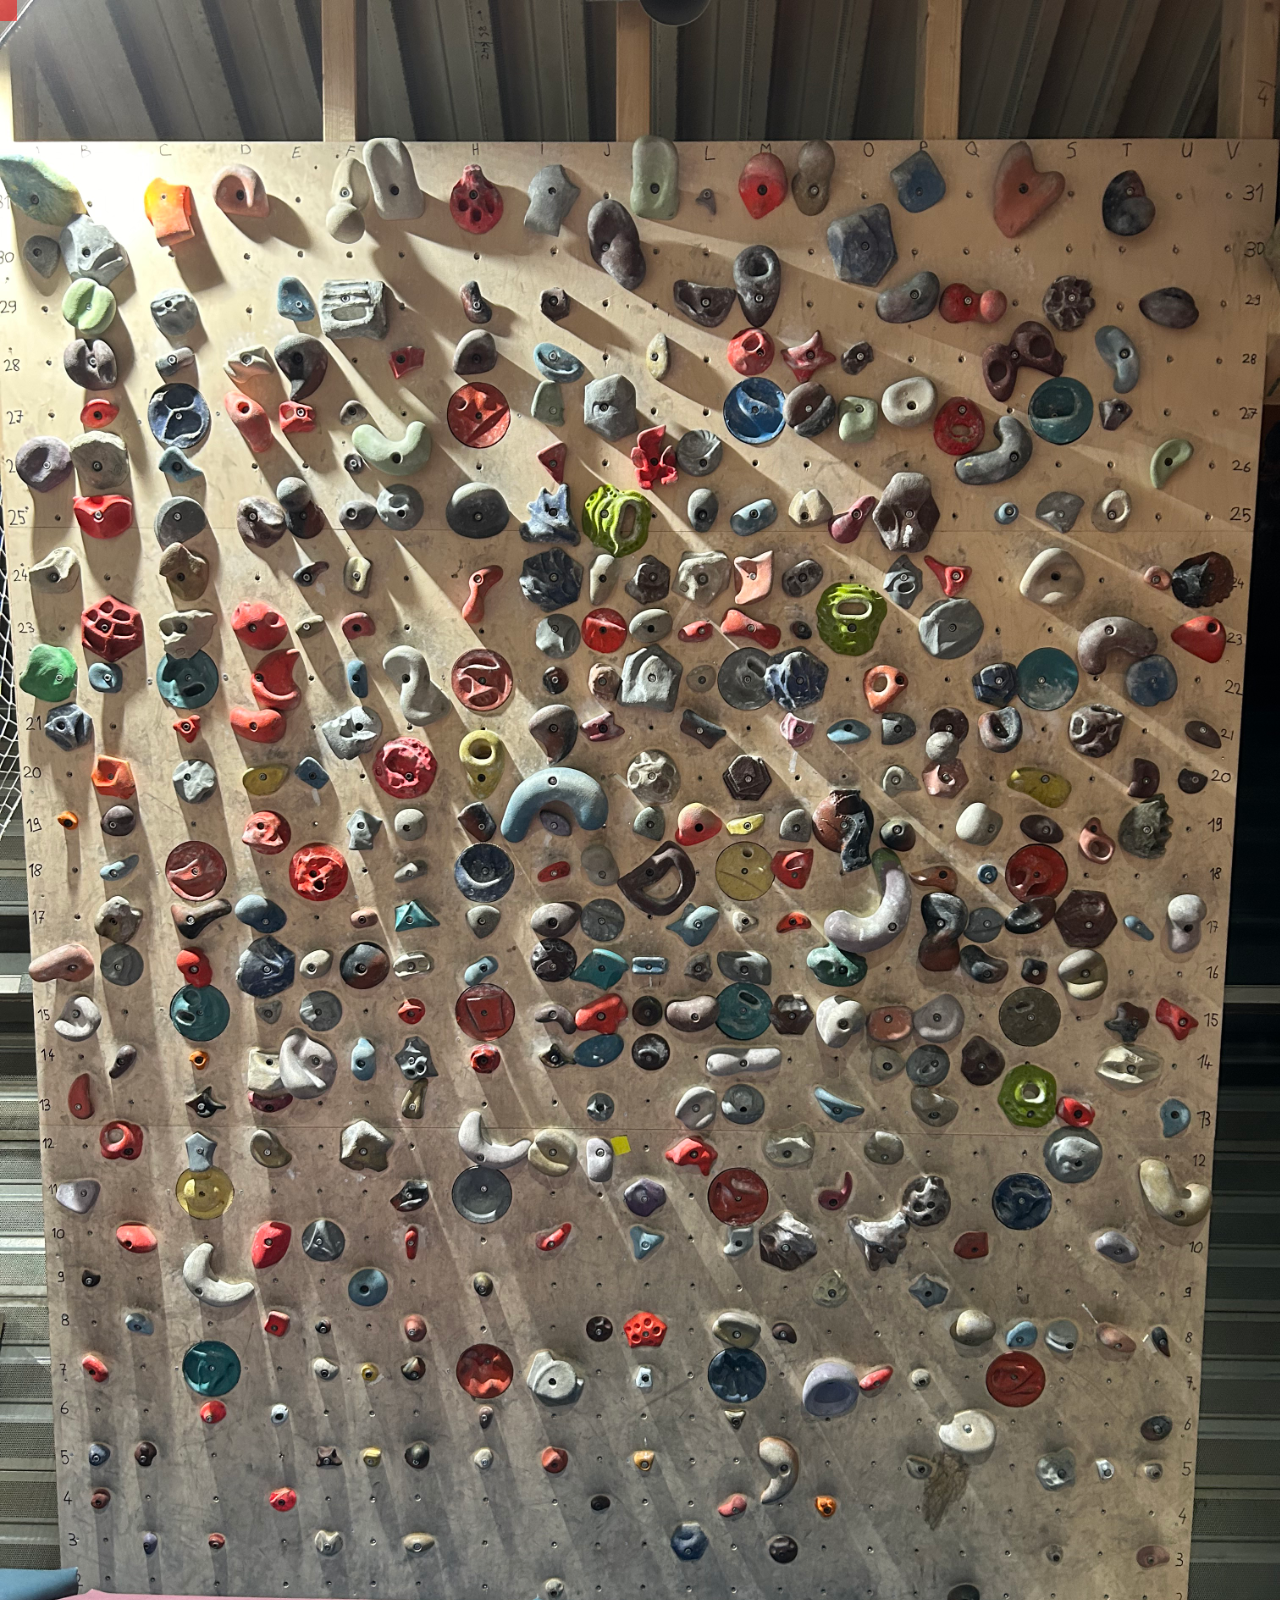
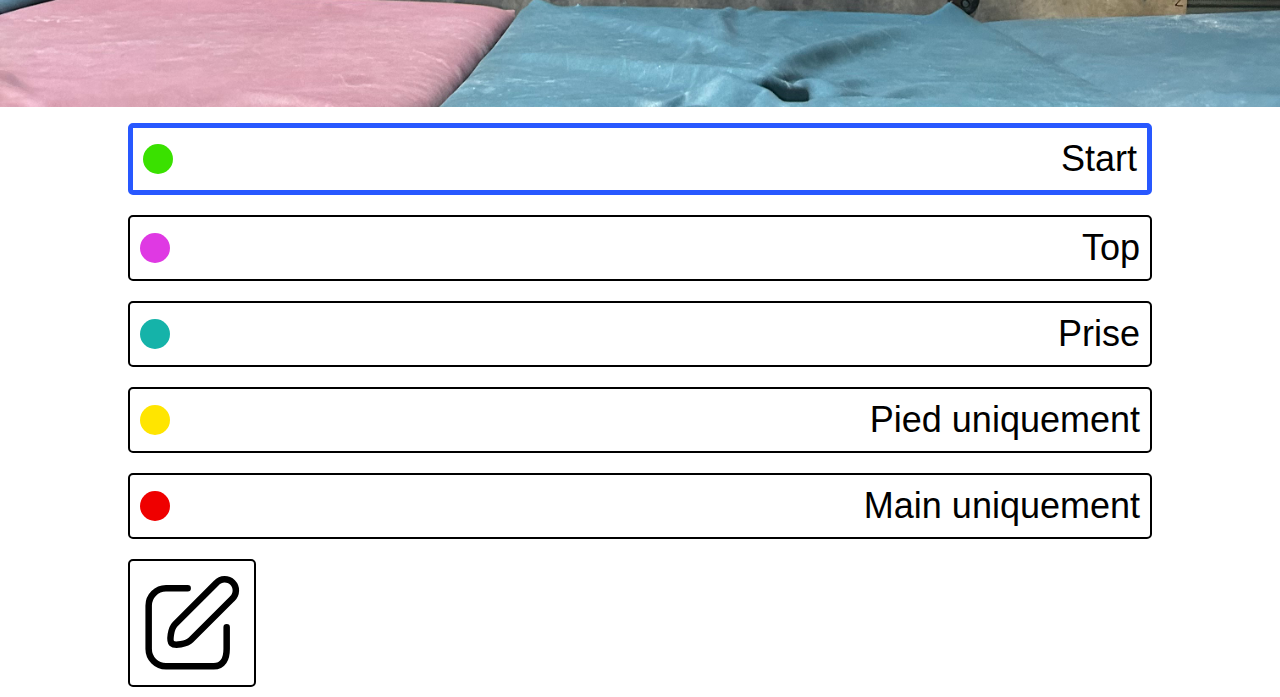
<file: creator.html>
<!DOCTYPE html>
<html lang="fr">
<head>
    <meta charset="UTF-8">
    <title>Bloc-creator | Créateur</title>
    <style>
        * {
            box-sizing: border-box;
        }

        html {
            display: flex;
            align-items: center;
            justify-content: center;
        }

        body {
            margin: 0;
            width: 100vw;
            height: 100vh;
            font-family: Inter, sans-serif;
            font-size: 1.5em;
        }

        canvas {
            width: 100%;
            background-size: cover;
            background-image: url("img/spray-wall.jpg");
        }

        ul {
            width: 100%;
            display: flex;
            align-items: center;
            justify-content: center;
            flex-direction: column;
            margin: 0;
            padding: 0;
            list-style-type: none;
        }

        li, input, button {
            font-family: Inter, sans-serif;
            font-size: 1.5em;
            display: flex;
            justify-content: space-between;
            align-items: center;
            width: 80%;
            margin: 10px;
            padding: 10px;
            border: 2px solid #000000;
            border-radius: 5px;
            user-select: none;
            background-color: white;
        }

        li:hover:not(.selected), button:hover, input:hover {
            border: 2px solid #cdcdcd;
        }

        li:active:not(.selected), button:active {
            background-color: #8e8d8d;
        }

        .selected {
            border: 5px solid #2858ff;
        }

        li > div {
            width: 30px;
            height: 30px;
            background-color: red;
            border-radius: 50px;
        }

        button {
            width: 20%;
            align-self: flex-start;
            margin-left: 10%;
        }

        #edit {
            width: 10%;
        }

        button img {
            width: 100%;
        }

        #name, #save {
            display: none;
        }
    </style>
</head>
<body>
    <canvas class="display"></canvas>
    <ul>
        <li class="start selected" onclick="selectColor('start')"><div style="background-color: #3ae100"></div>Start</li>
        <li class="top" onclick="selectColor('top')"><div style="background-color: #df39e3"></div>Top</li>
        <li class="hold" onclick="selectColor('hold')"><div style="background-color: #15b3a9"></div>Prise</li>
        <li class="foot" onclick="selectColor('foot')"><div style="background-color: #ffe500"></div>Pied uniquement</li>
        <li class="hand" onclick="selectColor('hand')"><div style="background-color: #ef0000"></div>Main uniquement</li>
        <input id="name" type="text" placeholder="Nom du bloc">
        <button id="save">Enregistrer</button>
        <button id="edit"><img src="img/edit.svg"></button>
    </ul>
    <script src="js/creator.js"></script>
    <script>
        function selectColor(classText) {
            document.querySelector(".selected").classList.remove("selected");
            document.querySelector("."+classText).classList.add("selected");
        }
    </script>
</body>
</html>
</file>
